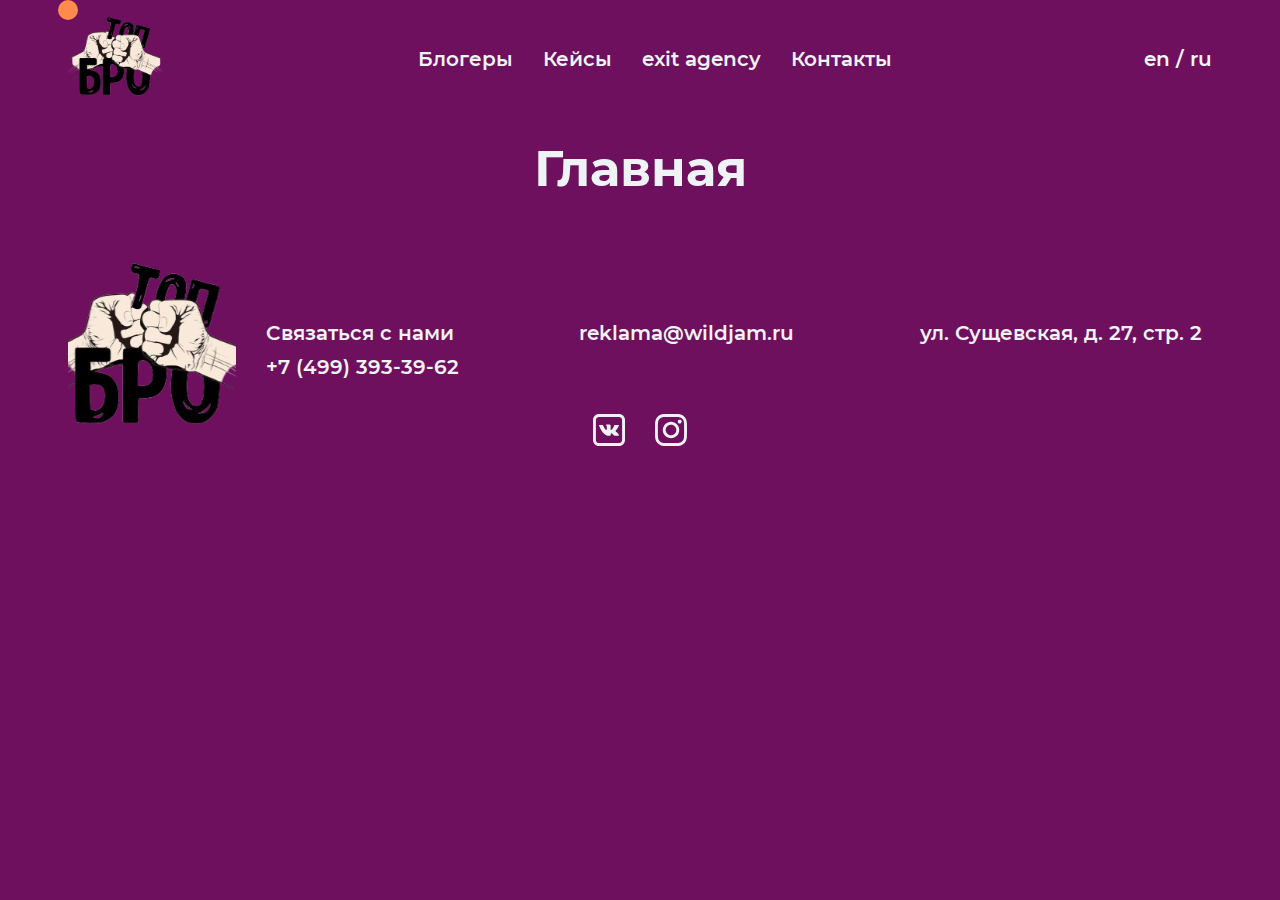
<file: index.html>
<!DOCTYPE html>
<html lang="ru">
<head>
  <meta charset="UTF-8">
  <meta http-equiv="X-UA-Compatible" content="IE=edge">
  <meta name="viewport" content="width=device-width, initial-scale=1.0">
  <link rel="stylesheet" href="./pages/index.css">
  <title>Топ Бро</title>
</head>
<body class="page">
  <div class="cursor"></div>
  <div class="cursor-hover"></div>
  <header class="header">
    <a href="./index.html" class="logo logo_place_header hover"></a>
    <nav class="menu menu_type_desktop">
      <a href="./bloggers.html" class="menu__link header__link hover">Блогеры</a>
      <a href="#" class="menu__link header__link hover">Кейсы</a>
      <a href="#" class="menu__link header__link hover">exit agency</a>
      <a href="#" class="menu__link header__link hover">Контакты</a>
    </nav>
    <div class="header__languages header__languages_type_desktop">
      <a href="#" class="header__link header__lang-link header__language_separator hover">en</a>
      <a href="#" class="header__link header__lang-link hover">ru</a>
    </div>
    <button type="button" class="header__menu-btn" aria-label="открыть или закрыть меню"></button>
    <div class="header__menu-mobile">
      <nav class="menu menu_type_mobile">
        <a href="./bloggers.html" class="menu__link header__link hover">Блогеры</a>
        <a href="#" class="menu__link header__link hover">Кейсы</a>
        <a href="#" class="menu__link header__link hover">exit agency</a>
        <a href="#" class="menu__link header__link hover">Контакты</a>
      </nav>
      <div class="header__languages header__languages_type_mobile">
        <a href="#" class="header__link header__lang-link header__language_separator hover">en</a>
        <a href="#" class="header__link header__lang-link hover">ru</a>
      </div>
    </div>
  </header>
    <main class="main">
      <h1 class="main__title">Главная</h1>
    </main>
    <footer class="footer">
      <a href="./index.html" class="logo logo_place_footer hover"></a>
      <div class="footer__info">
        <h1 class="footer__text">Cвязаться с нами</h1>
        <a href="mailto:reklama@wildjam.ru" class="footer__text hover">reklama@wildjam.ru</a>
        <p class="footer__text">ул. Сущевская, д. 27, стр. 2</p>
        <a href="tel:+74993933962" class="footer__text hover">+7 (499) 393-39-62</a>
      </div>
      <div class="footer__social">
        <a href="#" class="footer__social-link hover"><img src="./images/vk-logo.svg" alt="логотип вк" class="footer__img"></a>
        <a href="#" class="footer__social-link hover"><img src="./images/insta-logo.svg" alt="логотип инстаграмма" class="footer__img"></a>
      </div>
    </footer>
    <script src="./scripts/cursor.js"></script>
    <script src="./scripts/index.js"></script>
</body>
</html>
</file>
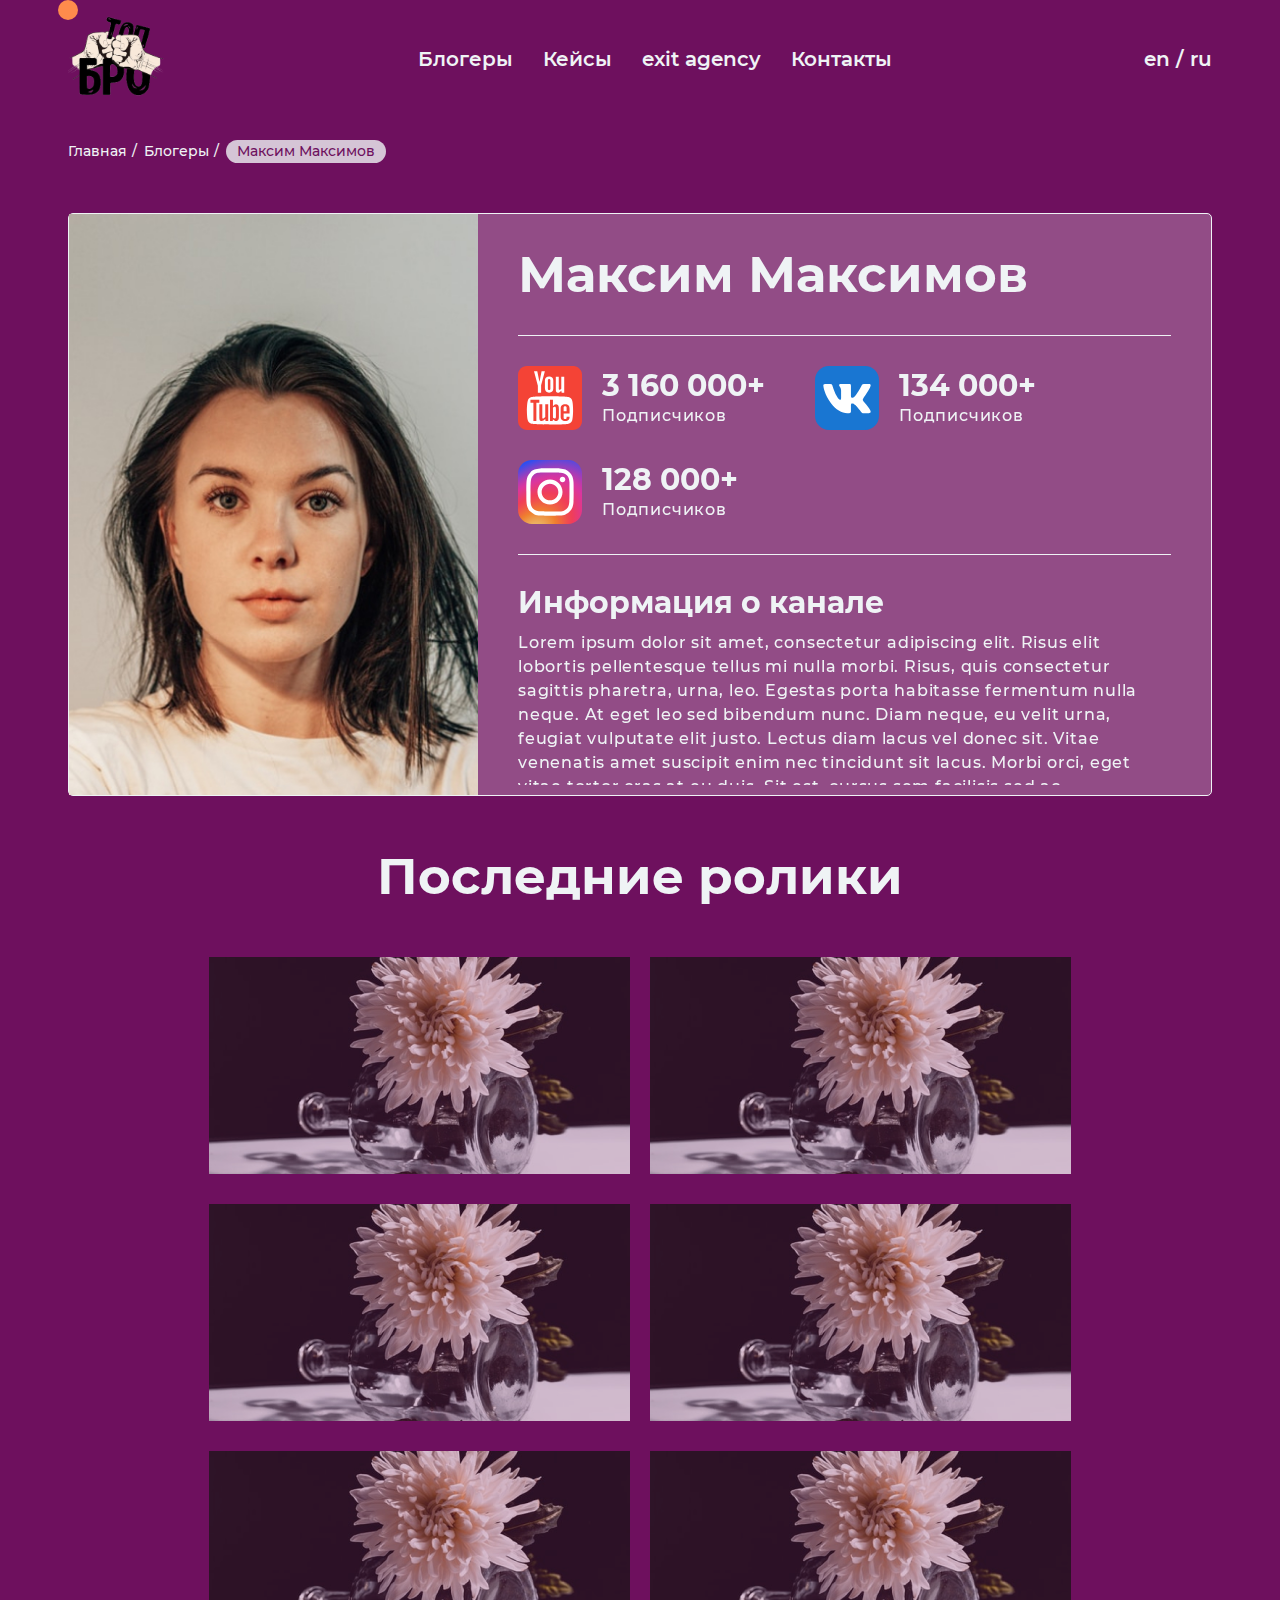
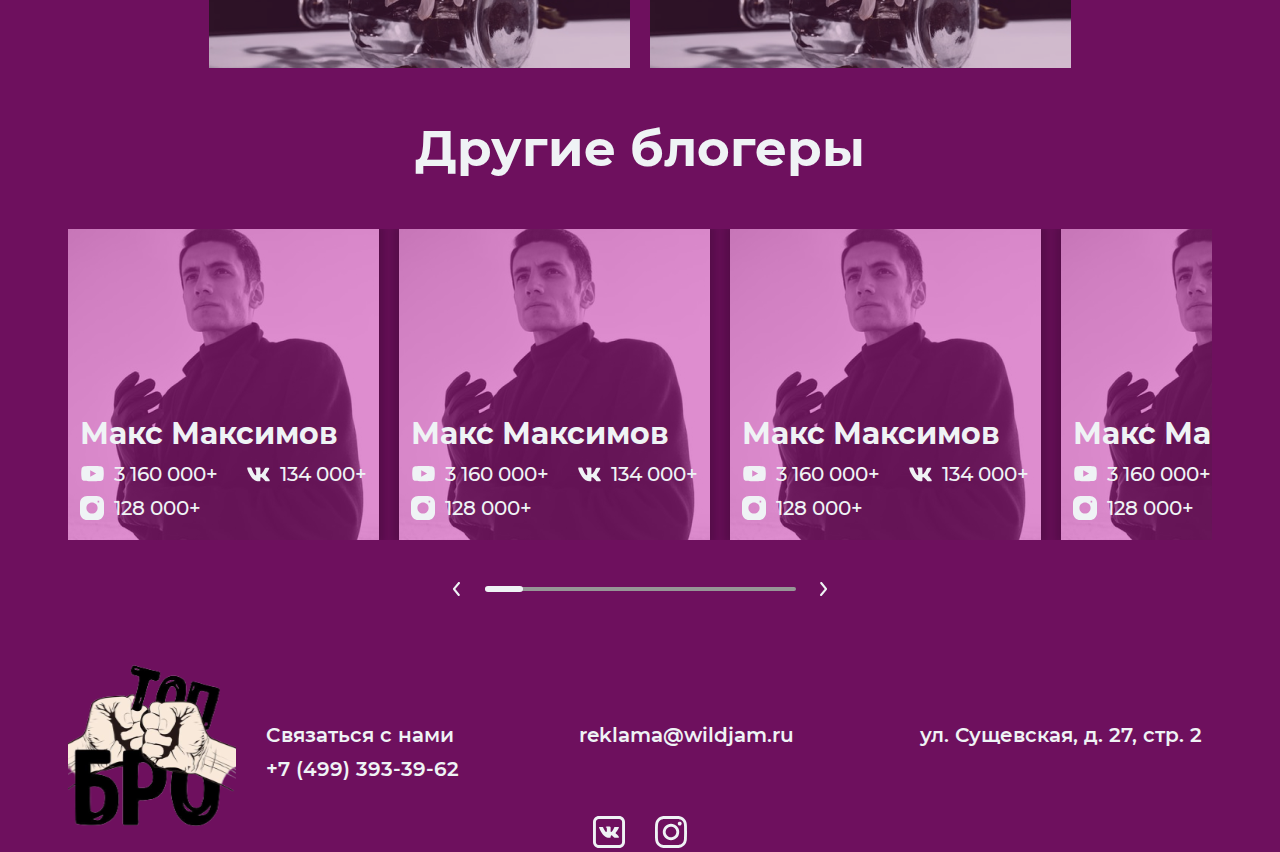
<file: blogger.html>
<!DOCTYPE html>
<html lang="ru">
<head>
  <meta charset="UTF-8">
  <meta http-equiv="X-UA-Compatible" content="IE=edge">
  <meta name="viewport" content="width=device-width, initial-scale=1.0">
  <link rel="stylesheet" href="./pages/index.css">
  <title>Топ Бро</title>
</head>
<body class="page">
  <div class="cursor-hover"></div>
  <div class="cursor"></div>
  <header class="header">
    <a href="./index.html" class="logo logo_place_header hover"></a>
    <nav class="menu menu_type_desktop">
      <a href="./bloggers.html" class="menu__link header__link hover">Блогеры</a>
      <a href="#" class="menu__link header__link hover">Кейсы</a>
      <a href="#" class="menu__link header__link hover">exit agency</a>
      <a href="#" class="menu__link header__link hover">Контакты</a>
    </nav>
    <div class="header__languages header__languages_type_desktop">
      <a href="#" class="header__link header__lang-link header__language_separator hover">en</a>
      <a href="#" class="header__link header__lang-link hover">ru</a>
    </div>
    <button type="button" class="header__menu-btn" aria-label="открыть или закрыть меню"></button>
    <div class="header__menu-mobile">
      <nav class="menu menu_type_mobile">
        <a href="./bloggers.html" class="menu__link header__link hover">Блогеры</a>
        <a href="#" class="menu__link header__link hover">Кейсы</a>
        <a href="#" class="menu__link header__link hover">exit agency</a>
        <a href="#" class="menu__link header__link hover">Контакты</a>
      </nav>
      <div class="header__languages header__languages_type_mobile">
        <a href="#" class="header__link header__lang-link header__language_separator hover">en</a>
        <a href="#" class="header__link header__lang-link hover">ru</a>
      </div>
    </div>
  </header>
    <main class="main">
      <div class="main__navigation">
        <a href="./index.html" class="main__navigation-link main__navigation-link_separator hover">Главная</a>
        <a href="./bloggers.html" class="main__navigation-link main__navigation-link_separator hover">Блогеры</a>
        <a href="./blogger.html" class="main__navigation-link main__navigation-link_active hover">Максим Максимов</a>
      </div>
      
      <section class="blogger section">
        <img src="./images/blogger-avatar.jpg" alt="фото блогера" class="blogger__avatar">
        <div class="blogger__description">
          <h2 class="section__title blogger__title">Максим Максимов</h2>
          <ul class="blogger__socials">
            <li class="blogger__social">
              <img src="./images/youtube-bloger-logo.svg" alt="логотип ютуб" class="blogger__social-logo hover">
              <div class="blogger__subs">
                <p class="blogger__subs-quantity">3 160 000+</p>
                <p class="blogger__subs-text">Подписчиков</p>
              </div>
            </li>
            <li class="blogger__social">
              <img src="./images/vk-blogger-logo.svg" alt="логотип ютуб" class="blogger__social-logo hover">
              <div class="blogger__subs">
                <p class="blogger__subs-quantity">134 000+</p>
                <p class="blogger__subs-text">Подписчиков</p>
              </div>
            </li>
            <li class="blogger__social">
              <img src="./images/insta-blogger-logo.svg" alt="логотип ютуб" class="blogger__social-logo hover">
              <div class="blogger__subs">
                <p class="blogger__subs-quantity">128 000+</p>
                <p class="blogger__subs-text">Подписчиков</p>
              </div>
            </li>
          </ul>
          <div class="blogger__info">
            <h3 class="blogger__info-title">Информация о канале</h3>
            <p class="blogger__info-paragraph">Lorem ipsum dolor sit amet, consectetur adipiscing elit. Risus elit lobortis pellentesque tellus mi nulla morbi. Risus, quis consectetur sagittis pharetra, urna, leo. Egestas porta habitasse fermentum nulla neque. At eget leo sed bibendum nunc. Diam neque, eu velit urna, feugiat vulputate elit justo. Lectus diam lacus vel donec sit. Vitae venenatis amet suscipit enim nec tincidunt sit lacus. Morbi orci, eget vitae tortor cras at eu duis. Sit est, cursus sem facilisis sed ac</p>
          </div>
        </div>
      </section>

      <section class="videos section">
        <h2 class="section__title">Последние ролики</h2>
        <ul class="videos__items">
          <li class="videos__item"><img src="./images/video1.png" alt="" class="videos__preview hover"></li>
          <li class="videos__item"><img src="./images/video1.png" alt="" class="videos__preview hover"></li>
          <li class="videos__item"><img src="./images/video1.png" alt="" class="videos__preview hover"></li>
          <li class="videos__item"><img src="./images/video1.png" alt="" class="videos__preview hover"></li>
          <li class="videos__item"><img src="./images/video1.png" alt="" class="videos__preview hover"></li>
          <li class="videos__item"><img src="./images/video1.png" alt="" class="videos__preview hover"></li>
        </ul>
      </section>

      <section class="bloggers section">
        <h2 class="section__title">Другие блогеры</h2>
        <div class="bloggers__galary">
          <ul class="bloggers__items bloggers__items_type_slider">
          </ul>
        </div>
        <div class="bloggers__slide-navigation bloggers__slide-navigation_type_mobile">
          <button type="button" aria-label="слайд влево" class="bloggers__slide-btn bloggers__slide-btn_left hover"></button>
          <div class="bloggers__scrollbar">
          </div>
          <button type="button" aria-label="слайд вправо" class="bloggers__slide-btn bloggers__slide-btn_right hover"></button>
        </div>
      </section>

    </main>
    <footer class="footer">
      <a href="./index.html" class="logo logo_place_footer hover"></a>
      <div class="footer__info">
        <h1 class="footer__text">Cвязаться с нами</h1>
        <a href="mailto:reklama@wildjam.ru" class="footer__text hover">reklama@wildjam.ru</a>
        <p class="footer__text">ул. Сущевская, д. 27, стр. 2</p>
        <a href="tel:+74993933962" class="footer__text hover">+7 (499) 393-39-62</a>
      </div>
      <div class="footer__social">
        <a href="#" class="footer__social-link hover"><img src="./images/vk-logo.svg" alt="логотип вк" class="footer__img"></a>
        <a href="#" class="footer__social-link hover"><img src="./images/insta-logo.svg" alt="логотип инстаграмма" class="footer__img"></a>
      </div>
    </footer>

    <template id="bloggers__item">
      <li class="bloggers__item">
        <a href="./blogger.html" class="bloggers__link hover">
          <img alt="фото блогера" class="bloger__avatar">
          <div class="bloggers__description">
            <h3 class="bloggers__name"></h3>
            <p class="bloggers__social bloggers__social_type_youtube"></p>
            <p class="bloggers__social bloggers__social_type_vk"></p>
            <p class="bloggers__social bloggers__social_type_insta"></p>
          </div>
        </a>
      </li>
    </template>

    <script src="./scripts/index.js" type="module"></script>
    <script src="./scripts/loadBloggers.js" type="module"></script>
    <script src="./scripts/slider.js" type="module"></script>
    <script src="./scripts/cursor.js" type="module"></script>
</body>
</html>
</file>
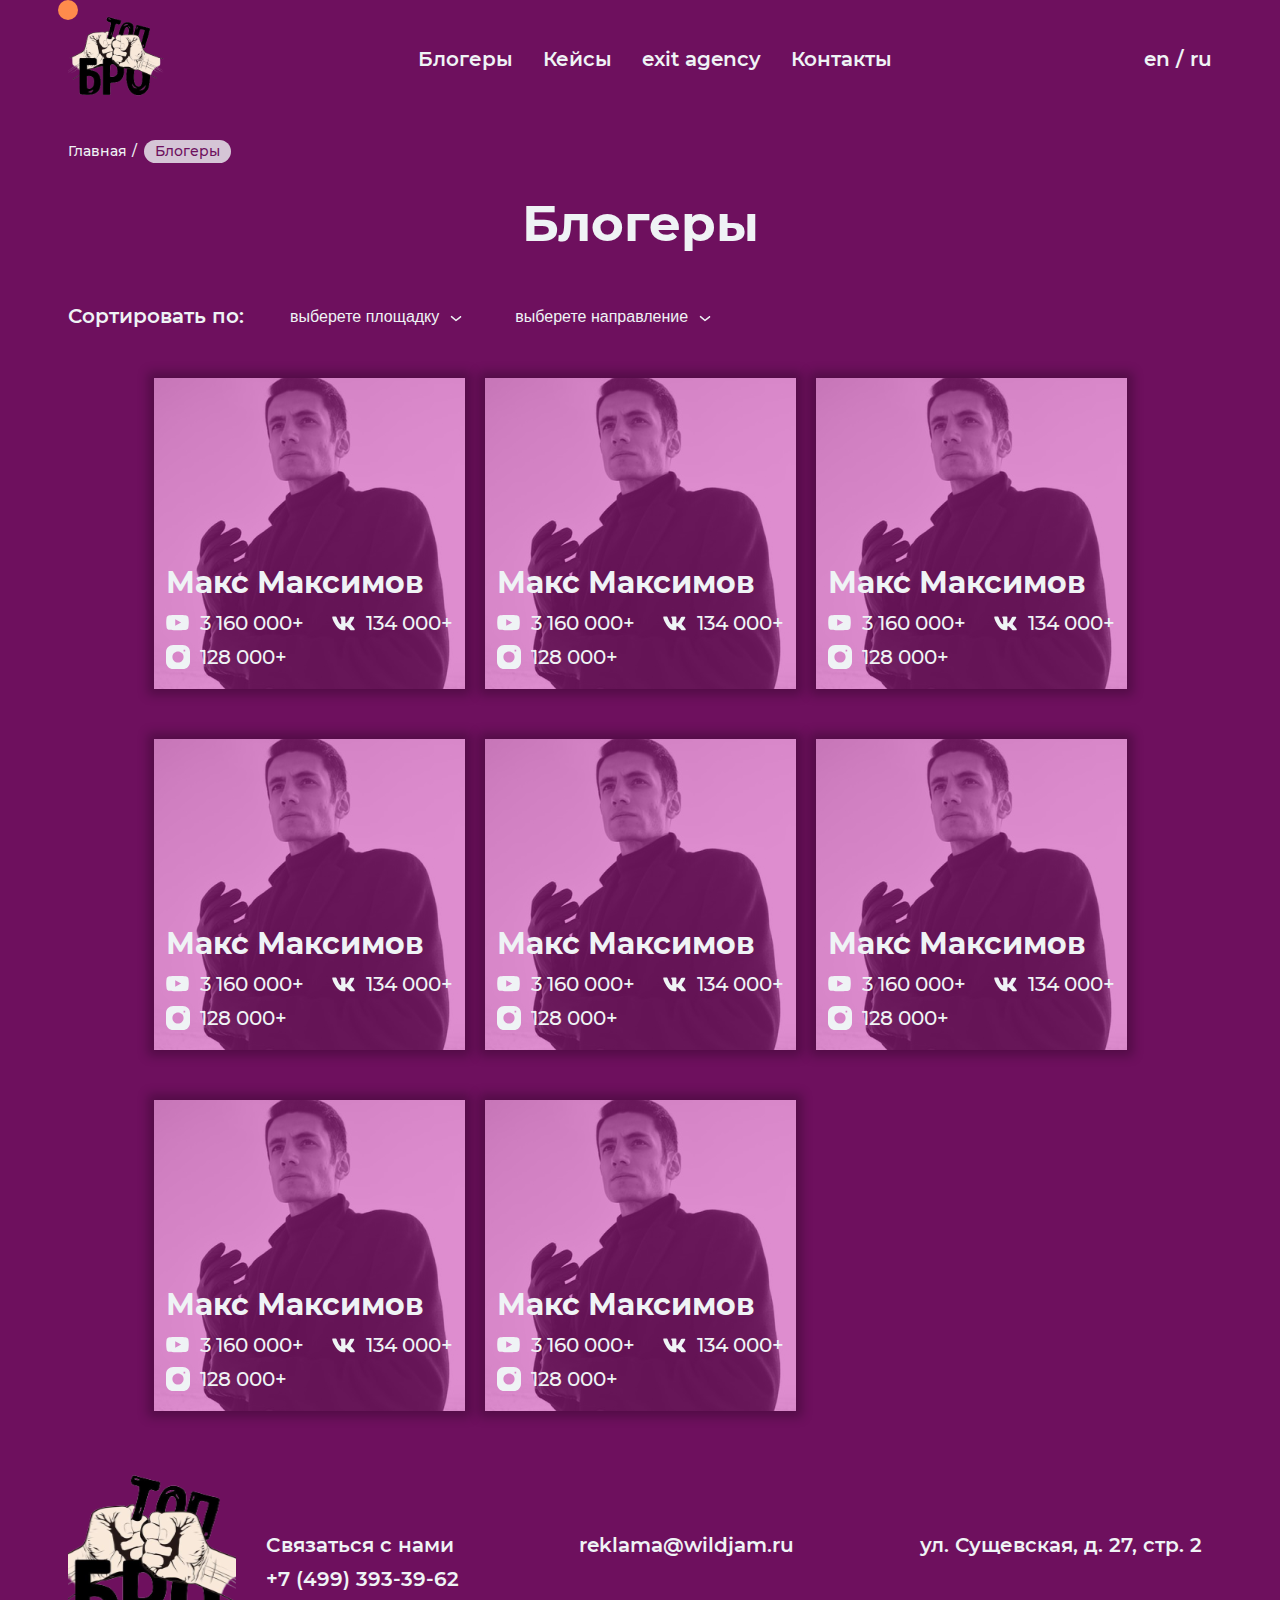
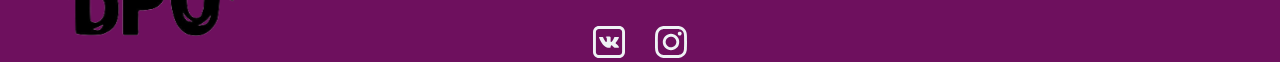
<file: bloggers.html>
<!DOCTYPE html>
<html lang="ru">
<head>
  <meta charset="UTF-8">
  <meta http-equiv="X-UA-Compatible" content="IE=edge">
  <meta name="viewport" content="width=device-width, initial-scale=1.0">
  <link rel="stylesheet" href="./pages/index.css">
  <title>Топ Бро</title>
</head>
<body class="page">
  <div class="cursor-hover"></div>
  <div class="cursor"></div>
    <header class="header">
    <a href="./index.html" class="logo logo_place_header hover"></a>
    <nav class="menu menu_type_desktop">
      <a href="./bloggers.html" class="menu__link header__link hover">Блогеры</a>
      <a href="#" class="menu__link header__link hover">Кейсы</a>
      <a href="#" class="menu__link header__link hover">exit agency</a>
      <a href="#" class="menu__link header__link hover">Контакты</a>
    </nav>
    <div class="header__languages header__languages_type_desktop">
      <a href="#" class="header__link header__lang-link header__language_separator hover">en</a>
      <a href="#" class="header__link header__lang-link hover">ru</a>
    </div>
    <button type="button" class="header__menu-btn" aria-label="открыть или закрыть меню"></button>
    <div class="header__menu-mobile">
      <nav class="menu menu_type_mobile">
        <a href="./bloggers.html" class="menu__link header__link hover">Блогеры</a>
        <a href="#" class="menu__link header__link hover">Кейсы</a>
        <a href="#" class="menu__link header__link hover">exit agency</a>
        <a href="#" class="menu__link header__link hover">Контакты</a>
      </nav>
      <div class="header__languages header__languages_type_mobile">
        <a href="#" class="header__link header__lang-link header__language_separator hover">en</a>
        <a href="#" class="header__link header__lang-link hover">ru</a>
      </div>
    </div>
    </header>
    <main class="main">
      <div class="main__navigation">
        <a href="./index.html" class="main__navigation-link main__navigation-link_separator hover">Главная</a>
        <a href="./index.html" class="main__navigation-link main__navigation-link_active hover">Блогеры</a>
      </div>
      <h1 class="main__title">Блогеры</h1>
      <div class="filter">
        <p class="filter__title">Сортировать по:</p>
        <div class="filter__choice-block">
          <button type="button" class="filter__choice-btn hover">выберете площадку</button>
          <ul class="filter__select-items">
            <p class="filter__select-title">Например: Youtube</p>
            <li class="filter__select-item hover">Youtube</li>
            <li class="filter__select-item hover">Instagram</li>
            <li class="filter__select-item hover">Vkontakte</li>
            <button type="button" class="filter__close-choice-btn hover" aria-label="закрыть окно выбора"></button>
          </ul>
        </div>
        <div class="filter__choice-block">
          <button type="button" class="filter__choice-btn hover">выберете направление</button>
          <ul class="filter__select-items">
            <p class="filter__select-title">Например: Путешествия</p>
            <li class="filter__select-item hover">Все</li>
            <li class="filter__select-item hover">DIY</li>
            <li class="filter__select-item hover">Авто</li>
            <li class="filter__select-item hover">Авторское шоу</li>
            <li class="filter__select-item hover">Анбоксинг</li>
            <li class="filter__select-item hover">Еда</li>
            <li class="filter__select-item hover">Животные</li>
            <li class="filter__select-item hover">Игры</li>
            <li class="filter__select-item hover">Иностранные языки</li>
            <li class="filter__select-item hover">Кино</li>
            <li class="filter__select-item hover">Красота</li>
            <button type="button" class="filter__close-choice-btn hover" aria-label="закрыть окно выбора"></button>
          </ul>
        </div>
      </div>

      <section class="bloggers">
        <ul class="bloggers__items">
        </ul>
      </section>

    </main>
    <footer class="footer">
      <a href="./index.html" class="logo logo_place_footer hover"></a>
      <div class="footer__info">
        <h1 class="footer__text">Cвязаться с нами</h1>
        <a href="mailto:reklama@wildjam.ru" class="footer__text hover">reklama@wildjam.ru</a>
        <p class="footer__text">ул. Сущевская, д. 27, стр. 2</p>
        <a href="tel:+74993933962" class="footer__text hover">+7 (499) 393-39-62</a>
      </div>
      <div class="footer__social">
        <a href="#" class="footer__social-link hover"><img src="./images/vk-logo.svg" alt="логотип вк" class="footer__img"></a>
        <a href="#" class="footer__social-link hover"><img src="./images/insta-logo.svg" alt="логотип инстаграмма" class="footer__img"></a>
      </div>
    </footer>

    <template id="bloggers__item">
      <li class="bloggers__item">
        <a href="./blogger.html" class="bloggers__link hover">
          <img alt="фото блогера" class="bloger__avatar">
          <div class="bloggers__description">
            <h3 class="bloggers__name"></h3>
            <p class="bloggers__social bloggers__social_type_youtube"></p>
            <p class="bloggers__social bloggers__social_type_vk"></p>
            <p class="bloggers__social bloggers__social_type_insta"></p>
          </div>
        </a>
      </li>
    </template>

    <script src="./scripts/index.js" type="module"></script>
    <script src="./scripts/loadBloggers.js" type="module"></script>
    <script src="./scripts/cursor.js" type="module"></script>
</body>
</html>
</file>
<file: pages/index.css>
@import url("../vendor/fonts/fonts.css");

@import url("../blocks/page/page.css");

@import url("../blocks/hover/hover.css");

@import url("../blocks/cursor/cursor.css");

@import url("../blocks/header/header.css");

@import url("../blocks/logo/logo.css");

@import url("../blocks/menu/menu.css");

@import url("../blocks/main/main.css");

@import url("../blocks/section/section.css");

@import url("../blocks/filter/filter.css");

@import url("../blocks/bloggers/bloggers.css");

@import url("../blocks/blogger/blogger.css");

@import url("../blocks/videos/videos.css");

@import url("../blocks/footer/footer.css");
</file>
